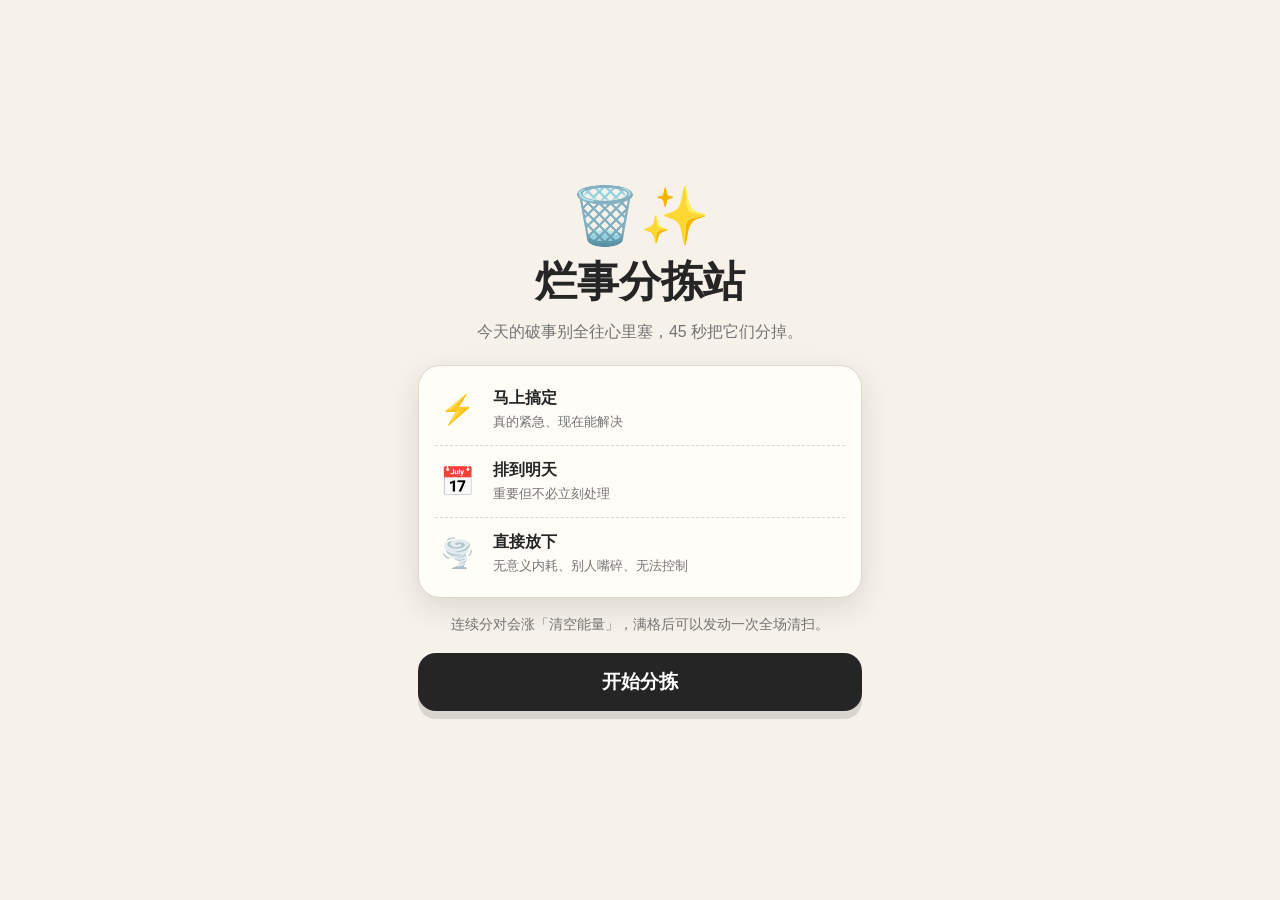
<file: index.html>
<!DOCTYPE html>
<html lang="zh-CN">
<head>
  <meta charset="UTF-8">
  <meta name="viewport" content="width=device-width, initial-scale=1.0, maximum-scale=1.0, user-scalable=no">
  <meta name="theme-color" content="#f6f2ea">
  <title>烂事分拣站</title>
  <link rel="stylesheet" href="style.css">
</head>
<body>
  <main class="app" aria-live="polite">
    <section id="startScreen" class="screen screen-active">
      <div class="hero-sticker">🗑️✨</div>
      <h1>烂事分拣站</h1>
      <p class="subtitle">今天的破事别全往心里塞，45 秒把它们分掉。</p>

      <div class="rule-card">
        <div class="rule-row">
          <span class="rule-icon">⚡</span>
          <div><strong>马上搞定</strong><small>真的紧急、现在能解决</small></div>
        </div>
        <div class="rule-row">
          <span class="rule-icon">📅</span>
          <div><strong>排到明天</strong><small>重要但不必立刻处理</small></div>
        </div>
        <div class="rule-row">
          <span class="rule-icon">🌪️</span>
          <div><strong>直接放下</strong><small>无意义内耗、别人嘴碎、无法控制</small></div>
        </div>
      </div>

      <p class="tip">连续分对会涨「清空能量」，满格后可以发动一次全场清扫。</p>
      <button id="startButton" class="primary-button">开始分拣</button>
    </section>

    <section id="gameScreen" class="screen">
      <header class="topbar">
        <div class="pill"><span>⏱</span><strong id="timeText">45</strong></div>
        <div class="pill"><span>⭐</span><strong id="scoreText">0</strong></div>
        <div class="pill combo-pill"><span>🔥</span><strong id="comboText">x1</strong></div>
      </header>

      <section class="meter-panel">
        <div class="meter-label">
          <span>脑内堵塞</span>
          <span id="clutterText">0%</span>
        </div>
        <div class="meter-track">
          <div id="clutterBar" class="meter-fill clutter-fill"></div>
        </div>

        <div class="meter-label energy-label">
          <span>清空能量</span>
          <span id="energyText">0%</span>
        </div>
        <div class="meter-track">
          <div id="energyBar" class="meter-fill energy-fill"></div>
        </div>
      </section>

      <section class="card-zone">
        <div id="eventCard" class="event-card">
          <div id="eventEmoji" class="event-emoji">📱</div>
          <div id="eventTag" class="event-tag">新烂事</div>
          <h2 id="eventText">群里有人 @ 你，让你明早前交材料。</h2>
          <p id="eventHint">想想：它现在真的必须处理吗？</p>
        </div>
        <div id="feedback" class="feedback">准备分拣</div>
      </section>

      <section class="action-grid" aria-label="分拣操作">
        <button class="action-button action-now" data-choice="now">
          <span class="action-emoji">⚡</span>
          <span>马上搞定</span>
        </button>
        <button class="action-button action-later" data-choice="later">
          <span class="action-emoji">📅</span>
          <span>排到明天</span>
        </button>
        <button class="action-button action-drop" data-choice="drop">
          <span class="action-emoji">🌪️</span>
          <span>直接放下</span>
        </button>
      </section>

      <section class="special-row">
        <button id="breatheButton" class="special-button">
          🌿 呼吸三秒
          <small>本局一次，暂停并减轻堵塞</small>
        </button>
        <button id="clearButton" class="special-button clear-button" disabled>
          🧹 全场清扫
          <small>能量满格后可用</small>
        </button>
      </section>
    </section>

    <section id="resultScreen" class="screen">
      <div id="resultEmoji" class="hero-sticker">🧠✨</div>
      <h1 id="resultTitle">脑内腾出位置了</h1>
      <p id="resultSummary" class="subtitle">你把 0 件破事成功分流。</p>

      <div class="result-card">
        <div class="result-stat"><span>最终得分</span><strong id="finalScore">0</strong></div>
        <div class="result-stat"><span>最高连击</span><strong id="bestCombo">0</strong></div>
        <div class="result-stat"><span>正确分拣</span><strong id="correctCount">0</strong></div>
        <div class="result-stat"><span>最后堵塞</span><strong id="finalClutter">0%</strong></div>
      </div>

      <div id="resultQuote" class="quote-card">今天剩下的事，不必全在今天解决。</div>

      <button id="againButton" class="primary-button">再清一轮</button>
      <button id="backButton" class="ghost-button">返回首页</button>
    </section>
  </main>

  <script src="app.js"></script>
</body>
</html>
</file>
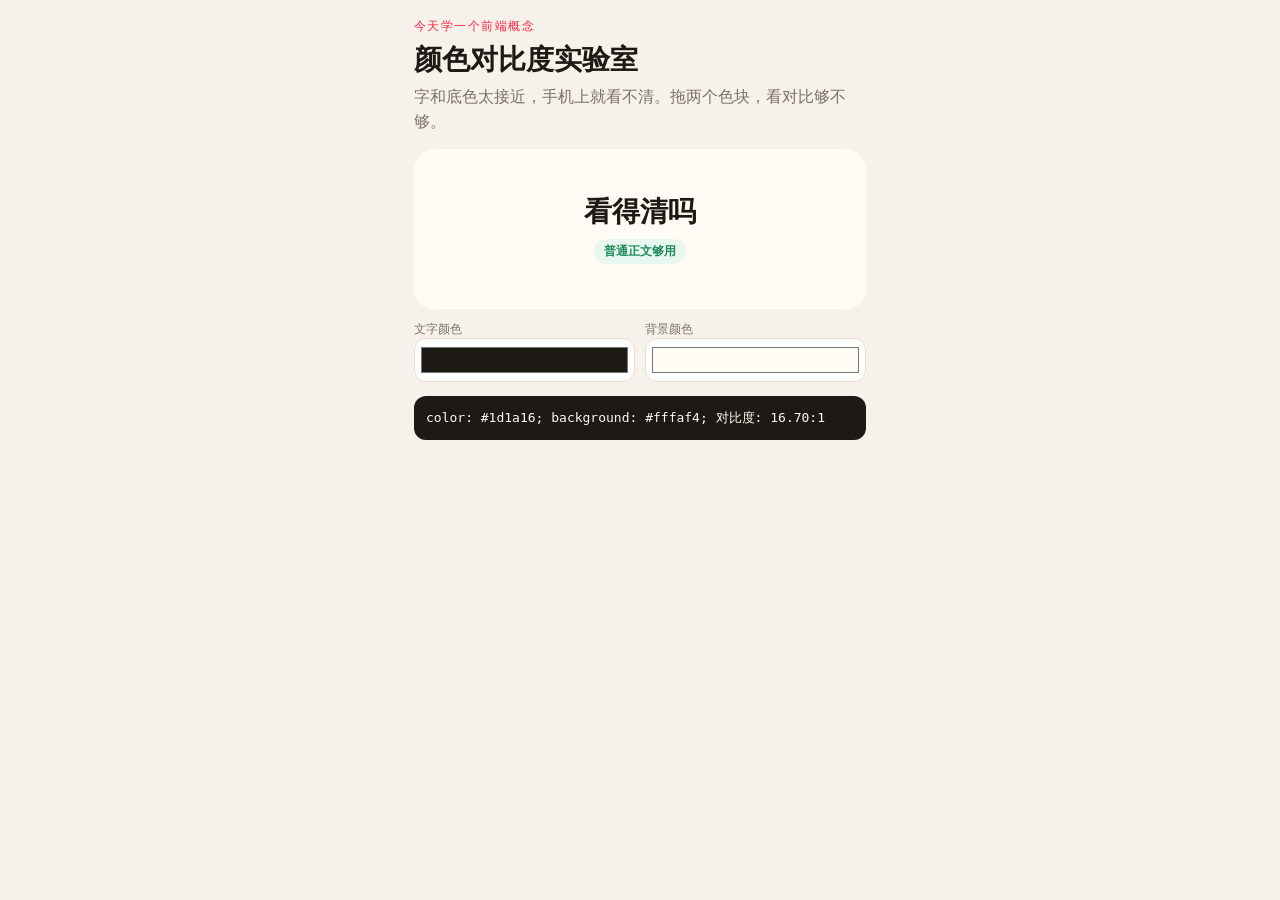
<file: color-lab.html>
<!DOCTYPE html>
<html lang="zh-CN">
<head>
  <meta charset="UTF-8" />
  <meta name="viewport" content="width=device-width, initial-scale=1" />
  <title>颜色对比度实验室</title>
  <style>
    :root { --bg:#f6f1ea; --ink:#1d1a16; --muted:#7b7368; --red:#ff2442; --line:#eadfd3; }
    * { box-sizing: border-box; }
    body { margin: 0; background: var(--bg); color: var(--ink); font-family: "PingFang SC","Noto Sans SC",sans-serif; }
    .wrap { max-width: 480px; margin: 0 auto; padding: 18px 14px 32px; }
    .kicker { color: var(--red); font-size: 12px; letter-spacing: .12em; }
    h1 { font-size: 28px; margin: 6px 0 6px; }
    p { color: var(--muted); line-height: 1.55; margin: 0 0 14px; }
    .preview { min-height: 160px; border-radius: 20px; display: grid; place-items: center; padding: 20px; text-align: center; }
    .preview strong { font-size: 28px; display: block; }
    .row { display: flex; gap: 10px; margin-top: 12px; }
    label { flex: 1; font-size: 12px; color: var(--muted); }
    input[type="color"] { width: 100%; height: 44px; border: 1px solid var(--line); border-radius: 12px; background: #fff; padding: 4px; }
    code { display: block; margin-top: 14px; background: #1d1a16; color: #fff8f2; border-radius: 12px; padding: 12px; font-size: 13px; line-height: 1.6; }
    .badge { display: inline-block; margin-top: 8px; padding: 4px 10px; border-radius: 999px; font-size: 12px; font-weight: 700; }
  </style>
</head>
<body>
  <div class="wrap">
    <div class="kicker">今天学一个前端概念</div>
    <h1>颜色对比度实验室</h1>
    <p>字和底色太接近，手机上就看不清。拖两个色块，看对比够不够。</p>
    <div id="preview" class="preview">
      <div>
        <strong>看得清吗</strong>
        <span id="badge" class="badge">检测中</span>
      </div>
    </div>
    <div class="row">
      <label>文字颜色<input id="fg" type="color" value="#1d1a16" /></label>
      <label>背景颜色<input id="bg" type="color" value="#fffaf4" /></label>
    </div>
    <code id="out"></code>
  </div>
  <script>
    var fg = document.getElementById("fg");
    var bg = document.getElementById("bg");
    var preview = document.getElementById("preview");
    var badge = document.getElementById("badge");
    var out = document.getElementById("out");
    function lin(c) {
      c = c / 255;
      return c <= 0.03928 ? c / 12.92 : Math.pow((c + 0.055) / 1.055, 2.4);
    }
    function lum(hex) {
      var n = parseInt(hex.slice(1), 16);
      var r = lin((n >> 16) & 255), g = lin((n >> 8) & 255), b = lin(n & 255);
      return 0.2126 * r + 0.7152 * g + 0.0722 * b;
    }
    function paint() {
      var L1 = lum(fg.value), L2 = lum(bg.value);
      var ratio = (Math.max(L1, L2) + 0.05) / (Math.min(L1, L2) + 0.05);
      var ok = ratio >= 4.5;
      preview.style.background = bg.value;
      preview.style.color = fg.value;
      badge.textContent = ok ? "普通正文够用" : "太接近，换一换";
      badge.style.background = ok ? "#e8f7ef" : "#fdecee";
      badge.style.color = ok ? "#1f8a5b" : "#ff2442";
      out.textContent = "color: " + fg.value + ";\nbackground: " + bg.value + ";\n对比度: " + ratio.toFixed(2) + ":1";
    }
    fg.addEventListener("input", paint);
    bg.addEventListener("input", paint);
    paint();
  </script>
</body>
</html>
</file>
<file: style.css>
* {
  box-sizing: border-box;
  -webkit-tap-highlight-color: transparent;
}

:root {
  --bg: #f6f2ea;
  --card: #fffdf8;
  --ink: #252525;
  --muted: #737373;
  --line: #ded8cc;
  --shadow: 0 10px 30px rgba(40, 36, 28, 0.12);
  --danger: #ff7d6c;
  --energy: #65b98c;
  --yellow: #f0c96b;
}

html,
body {
  margin: 0;
  min-height: 100%;
  background: var(--bg);
  color: var(--ink);
  font-family: -apple-system, BlinkMacSystemFont, "PingFang SC", "Microsoft YaHei", sans-serif;
}

body {
  display: flex;
  justify-content: center;
}

button {
  font: inherit;
}

.app {
  width: min(100%, 480px);
  min-height: 100dvh;
  padding: 20px 18px 26px;
}

.screen {
  display: none;
  min-height: calc(100dvh - 46px);
}

.screen-active {
  display: flex;
  flex-direction: column;
}

#startScreen,
#resultScreen {
  justify-content: center;
}

.hero-sticker {
  font-size: 56px;
  text-align: center;
  margin-bottom: 10px;
}

h1 {
  margin: 0;
  text-align: center;
  font-size: clamp(30px, 8vw, 42px);
  line-height: 1.1;
}

.subtitle {
  margin: 14px auto 20px;
  max-width: 360px;
  text-align: center;
  color: var(--muted);
  line-height: 1.65;
}

.rule-card,
.result-card,
.quote-card {
  background: var(--card);
  border: 1px solid var(--line);
  border-radius: 22px;
  box-shadow: var(--shadow);
}

.rule-card {
  padding: 8px 16px;
}

.rule-row {
  display: flex;
  align-items: center;
  gap: 14px;
  padding: 14px 0;
  border-bottom: 1px dashed var(--line);
}

.rule-row:last-child {
  border-bottom: 0;
}

.rule-icon {
  width: 44px;
  font-size: 28px;
  text-align: center;
}

.rule-row div {
  display: flex;
  flex-direction: column;
  gap: 4px;
}

.rule-row small,
.tip,
.special-button small {
  color: var(--muted);
}

.tip {
  margin: 16px 6px 18px;
  text-align: center;
  font-size: 14px;
  line-height: 1.5;
}

.primary-button,
.ghost-button {
  width: 100%;
  min-height: 58px;
  border-radius: 18px;
  font-weight: 800;
  font-size: 19px;
  cursor: pointer;
}

.primary-button {
  border: 0;
  background: var(--ink);
  color: white;
  box-shadow: 0 8px 0 rgba(0, 0, 0, 0.12);
}

.primary-button:active {
  transform: translateY(3px);
  box-shadow: 0 5px 0 rgba(0, 0, 0, 0.12);
}

.ghost-button {
  margin-top: 12px;
  border: 1px solid var(--line);
  background: transparent;
  color: var(--ink);
}

.topbar {
  display: grid;
  grid-template-columns: repeat(3, 1fr);
  gap: 8px;
  margin-bottom: 12px;
}

.pill {
  background: var(--card);
  border: 1px solid var(--line);
  border-radius: 16px;
  padding: 10px 8px;
  display: flex;
  justify-content: center;
  gap: 7px;
  align-items: center;
}

.combo-pill {
  background: #fff7df;
}

.meter-panel {
  background: var(--card);
  border: 1px solid var(--line);
  border-radius: 18px;
  padding: 12px 14px;
}

.meter-label {
  display: flex;
  justify-content: space-between;
  font-size: 13px;
  font-weight: 700;
}

.energy-label {
  margin-top: 10px;
}

.meter-track {
  height: 10px;
  margin-top: 6px;
  background: #ece7dc;
  border-radius: 999px;
  overflow: hidden;
}

.meter-fill {
  height: 100%;
  width: 0;
  border-radius: inherit;
  transition: width 180ms ease;
}

.clutter-fill {
  background: var(--danger);
}

.energy-fill {
  background: var(--energy);
}

.card-zone {
  position: relative;
  flex: 1;
  min-height: 270px;
  display: flex;
  flex-direction: column;
  justify-content: center;
}

.event-card {
  background: var(--card);
  border: 2px solid var(--ink);
  border-radius: 28px;
  padding: 24px 20px;
  text-align: center;
  box-shadow: 0 12px 0 rgba(37, 37, 37, 0.08);
  transform: rotate(-1deg);
  transition: transform 180ms ease, opacity 180ms ease;
}

.event-card.card-out {
  transform: translateY(-16px) rotate(2deg) scale(0.96);
  opacity: 0;
}

.event-emoji {
  font-size: 44px;
}

.event-tag {
  display: inline-block;
  margin: 8px 0 12px;
  padding: 5px 10px;
  border: 1px solid var(--line);
  border-radius: 999px;
  font-size: 12px;
  color: var(--muted);
}

.event-card h2 {
  margin: 0;
  font-size: clamp(22px, 6vw, 28px);
  line-height: 1.45;
}

.event-card p {
  margin: 12px 0 0;
  color: var(--muted);
  font-size: 14px;
}

.feedback {
  min-height: 24px;
  padding-top: 10px;
  text-align: center;
  font-weight: 800;
}

.feedback-good {
  color: #32865d;
}

.feedback-bad {
  color: #c14f42;
}

.action-grid {
  display: grid;
  gap: 10px;
}

.action-button {
  min-height: 62px;
  border: 2px solid var(--ink);
  border-radius: 20px;
  background: var(--card);
  color: var(--ink);
  font-weight: 900;
  font-size: 18px;
  display: flex;
  justify-content: center;
  align-items: center;
  gap: 12px;
  cursor: pointer;
  box-shadow: 0 6px 0 var(--ink);
}

.action-button:active {
  transform: translateY(3px);
  box-shadow: 0 3px 0 var(--ink);
}

.action-now {
  background: #ffe6dc;
}

.action-later {
  background: #fff4c9;
}

.action-drop {
  background: #ddf3e7;
}

.action-emoji {
  font-size: 25px;
}

.special-row {
  display: grid;
  grid-template-columns: 1fr 1fr;
  gap: 9px;
  margin-top: 14px;
}

.special-button {
  min-height: 62px;
  border: 1px solid var(--line);
  border-radius: 16px;
  background: var(--card);
  color: var(--ink);
  font-weight: 800;
  cursor: pointer;
  padding: 9px;
}

.special-button small {
  display: block;
  margin-top: 4px;
  font-size: 11px;
  line-height: 1.3;
  font-weight: 500;
}

.special-button:disabled {
  opacity: 0.38;
  cursor: not-allowed;
}

.clear-button.ready {
  border-color: #4e9f76;
  background: #dff3e8;
  animation: pulse 900ms ease-in-out infinite alternate;
}

.result-card {
  padding: 8px 18px;
  margin-bottom: 16px;
}

.result-stat {
  display: flex;
  justify-content: space-between;
  padding: 15px 0;
  border-bottom: 1px dashed var(--line);
}

.result-stat:last-child {
  border-bottom: 0;
}

.result-stat strong {
  font-size: 20px;
}

.quote-card {
  padding: 18px;
  margin-bottom: 20px;
  text-align: center;
  line-height: 1.65;
  font-weight: 700;
}

.shake {
  animation: shake 260ms linear;
}

.flash {
  animation: flash 320ms ease;
}

.paused .event-card {
  filter: grayscale(0.25);
}

@keyframes shake {
  0%, 100% { transform: translateX(0); }
  25% { transform: translateX(-8px) rotate(-1deg); }
  75% { transform: translateX(8px) rotate(1deg); }
}

@keyframes flash {
  0% { box-shadow: 0 0 0 rgba(101, 185, 140, 0); }
  50% { box-shadow: 0 0 0 12px rgba(101, 185, 140, 0.20); }
  100% { box-shadow: 0 0 0 rgba(101, 185, 140, 0); }
}

@keyframes pulse {
  from { transform: scale(1); }
  to { transform: scale(1.025); }
}

@media (max-height: 700px) {
  .app {
    padding-top: 12px;
  }

  .card-zone {
    min-height: 220px;
  }

  .event-card {
    padding: 18px 16px;
  }

  .special-button {
    min-height: 56px;
  }
}
</file>
